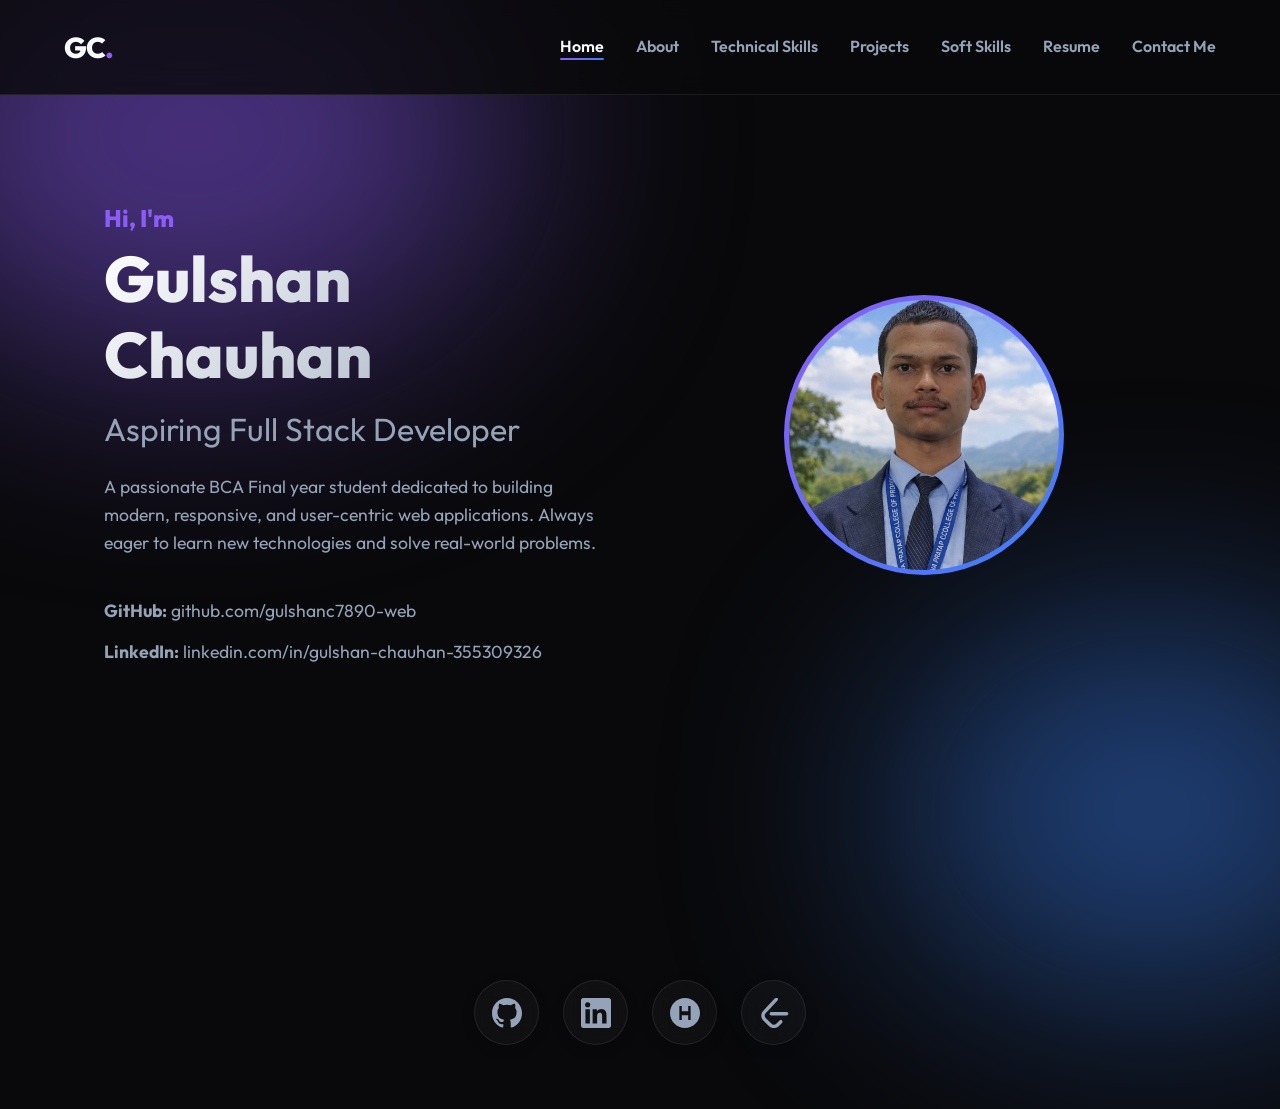
<file: index.html>
<!DOCTYPE html>
<html lang="en">
<head>
    <meta charset="UTF-8">
    <meta name="viewport" content="width=device-width, initial-scale=1.0">
    <title>Gulshan Chauhan | Aspiring Full Stack Developer</title>
    <!-- Google Fonts -->
    <link rel="preconnect" href="https://fonts.googleapis.com">
    <link rel="preconnect" href="https://fonts.gstatic.com" crossorigin>
    <link href="https://fonts.googleapis.com/css2?family=Outfit:wght@300;400;600;800&display=swap" rel="stylesheet">
    <!-- Main Stylesheet -->
    <link rel="stylesheet" href="style.css">
</head>
<body>
    <!-- Background Elements -->
    <div class="glow glow-1"></div>
    <div class="glow glow-2"></div>

    <!-- Navigation Bar -->
    <nav class="navbar" id="navbar">
        <div class="nav-brand">GC<span>.</span></div>
        <ul class="nav-links">
            <li><a href="#home" class="nav-item active" data-target="home">Home</a></li>
            <li><a href="#about" class="nav-item" data-target="about">About</a></li>
            <li><a href="#skills" class="nav-item" data-target="skills">Technical Skills</a></li>
            <li><a href="#projects" class="nav-item" data-target="projects">Projects</a></li>
            <li><a href="#soft-skills" class="nav-item" data-target="soft-skills">Soft Skills</a></li>
            <li><a href="#resume" class="nav-item" data-target="resume">Resume</a></li>
            <li><a href="#contact" class="nav-item" data-target="contact">Contact Me</a></li>
        </ul>
        <div class="hamburger">
            <span></span><span></span><span></span>
        </div>
    </nav>

    <!-- Main Content Area -->
    <main class="content-container">
        
        <!-- Home Section -->
        <section id="home" class="section active">
            <div class="hero">
                <div class="hero-content">
                    <h2 class="greeting">Hi, I'm</h2>
                    <h1 class="name">Gulshan Chauhan</h1>
                    <h3 class="title">Aspiring Full Stack Developer</h3>
                    <p class="objective">
                        A passionate BCA Final year student dedicated to building modern, responsive, and user-centric web applications. Always eager to learn new technologies and solve real-world problems.
                    </p>
                    <div class="hero-links" style="margin-top: 1.5rem; display: flex; flex-direction: column; gap: 0.8rem;">
                        <a href="https://github.com/gulshanc7890-web" target="_blank" style="color: var(--text-muted); text-decoration: none; font-size: 1.1rem; transition: color 0.3s;" onmouseover="this.style.color='var(--accent-primary)'" onmouseout="this.style.color='var(--text-muted)'">
                            <strong>GitHub:</strong> github.com/gulshanc7890-web
                        </a>
                        <a href="https://www.linkedin.com/in/gulshan-chauhan-355309326" target="_blank" style="color: var(--text-muted); text-decoration: none; font-size: 1.1rem; transition: color 0.3s;" onmouseover="this.style.color='var(--accent-primary)'" onmouseout="this.style.color='var(--text-muted)'">
                            <strong>LinkedIn:</strong> linkedin.com/in/gulshan-chauhan-355309326
                        </a>
                    </div>
                </div>
                <div class="hero-image">
                    <div class="image-wrapper">
                        <img src="profile.png" alt="Gulshan Chauhan" class="profile-image">
                    </div>
                </div>
            </div>
        </section>

        <!-- About Section -->
        <section id="about" class="section">
            <h2 class="section-title">About <span>Me</span></h2>
            <div class="about-content glass-card">
                <div class="about-text">
                    <h3>Introduction</h3>
                    <p>Hello! I am Gulshan Chauhan, a tech enthusiast with a strong foundation in web development. I focus on writing clean, elegant, and efficient code to create digital experiences that people love.</p>
                    
                    <h3>Education</h3>
                    <ul class="education-list">
                        <li>
                            <div class="degree">Bachelor of Computer Applications (BCA)</div>
                            <div class="year">Final Year</div>
                            <div class="description">Currently pursuing my degree, focusing on core computer science subjects, programming, and software engineering principles.</div>
                        </li>
                    </ul>

                    <h3>Career Goals</h3>
                    <!-- <p>My objective is to become a highly skilled Full Stack Developer. I aim to work with an innovative team where I can contribute my skills, learn from experienced professionals, and build impactful software solutions.</p> -->
                    <p>Aspiring Full Stack Developer with a strong foundation in HTML, CSS, JavaScript, React, Node.js, and MySQL, aiming to develop high-quality, scalable web applications and contribute effectively in a dynamic and growth-oriented organization.</p>
                </div>
            </div>
        </section>

        <!-- Skills Section -->
        <section id="skills" class="section">
            <h2 class="section-title">My <span> Technical Skills</span></h2>
            <div class="skills-grid">
                
                <div class="skill-category glass-card hover-lift">
                    <h3>Frontend</h3>
                    <div class="skill-tags">
                        <span class="skill-tag">HTML5</span>
                        <span class="skill-tag">CSS3</span>
                        <span class="skill-tag">JavaScript</span>
                    </div>
                    <div class="progress-bar-container">
                        <div class="progress-label"><span>Web Design</span> <span>80%</span></div>
                        <div class="progress-bg"><div class="progress-fill" style="width: 80%"></div></div>
                    </div>
                </div>

                <div class="skill-category glass-card hover-lift">
                    <h3>Backend</h3>
                    <div class="skill-tags">
                        <span class="skill-tag">Node.js (Basic)</span>
                        <span class="skill-tag">PHP (Basic)</span>
                        <span class="skill-tag">Python</span>
                    </div>
                    <div class="progress-bar-container">
                        <div class="progress-label"><span>Server Logic</span> <span>60%</span></div>
                        <div class="progress-bg"><div class="progress-fill" style="width: 60%"></div></div>
                    </div>
                </div>

                <div class="skill-category glass-card hover-lift">
                    <h3>Database</h3>
                    <div class="skill-tags">
                        <span class="skill-tag">MySQL</span>
                        <span class="skill-tag">SQLite</span>
                    </div>
                    <div class="progress-bar-container">
                        <div class="progress-label"><span>Data Management</span> <span>75%</span></div>
                        <div class="progress-bg"><div class="progress-fill" style="width: 75%"></div></div>
                    </div>
                </div>

                <div class="skill-category glass-card hover-lift">
                    <h3>Tools</h3>
                    <div class="skill-tags">
                        <span class="skill-tag">Git</span>
                        <span class="skill-tag">GitHub</span>
                        <span class="skill-tag">VS Code</span>
                    </div>
                    <div class="progress-bar-container">
                        <div class="progress-label"><span>Development Tools</span> <span>85%</span></div>
                        <div class="progress-bg"><div class="progress-fill" style="width: 85%"></div></div>
                    </div>
                </div>

                <div class="skill-category glass-card hover-lift">
                    <h3>Programming Languages</h3>
                    <div class="skill-tags">
                        <span class="skill-tag">C</span>
                        <span class="skill-tag">C++</span>
                        <!-- <span class="skill-tag">Python</span> -->
                        <span class="skill-tag">Java</span>
                    </div>
                    <div class="progress-bar-container">
                        <div class="progress-label"><span>Coding</span> <span>80%</span></div>
                        <div class="progress-bg"><div class="progress-fill" style="width: 80%"></div></div>
                    </div>
                </div>

                <div class="skill-category glass-card hover-lift">
                    <h3>Core Concepts</h3>
                    <div class="skill-tags">
                        <span class="skill-tag">Object-Oriented Programming (OOP)</span>
                        <span class="skill-tag">Database Management System (DBMS)</span>
                        <span class="skill-tag">Opreting System (OS)</span>
                        <span class="skill-tag">Data Structures (Basic)</span>
                    </div>
                    <div class="progress-bar-container">
                        <div class="progress-label"><span>Computer Science</span> <span>75%</span></div>
                        <div class="progress-bg"><div class="progress-fill" style="width: 75%"></div></div>
                    </div>
                </div>

            </div>
        </section>

        <!-- Projects Section -->
        <section id="projects" class="section">
            <h2 class="section-title">Featured <span>Projects</span></h2>
            <div class="projects-grid">
                
                <div class="project-card glass-card hover-lift">
                    <div class="project-content">
                        <h3>Online Assignment Submission Portal</h3>
                        <p>A web-based platform designed to simplify assignment submission and management, allowing students to upload assignments based on course and department while ensuring organized storage and easy access. Key features include a structured folder system, organized database storage, and a clean, user-friendly interface.</p>
                        <div class="project-tech">
                            <span>HTML</span><span>CSS</span><span>MySQL</span>
                        </div>
                        <div class="project-links">
                            <a href="https://github.com/gulshanc7890-web/online-assignment-submission-portal" target="_blank" class="btn btn-outline btn-sm">GitHub Repo</a>
                        </div>
                    </div>
                </div>

                <div class="project-card glass-card hover-lift">
                    <div class="project-content">
                        <h3>Spotify Clone</h3>
                        <p>A web-based music streaming interface inspired by Spotify, featuring a responsive and visually appealing user interface. Key features include a fully responsive design, a modern UI layout, and a clean, user-friendly experience.</p>
                        <div class="project-tech">
                            <span>HTML</span><span>CSS</span>
                        </div>
                        <div class="project-links">
                            <a href="https://github.com/gulshanc7890-web/spotify_colon" target="_blank" class="btn btn-outline btn-sm">GitHub Repo</a>
                        </div>
                    </div>
                </div>

            </div>
        </section>

        <!-- Soft Skills Section -->
        <section id="soft-skills" class="section">
            <h2 class="section-title">Soft <span>Skills</span></h2>
            <div class="skills-grid" style="display: flex; justify-content: center;">
                <div class="skill-category glass-card hover-lift" style="width: 100%; max-width: 750px; text-align: center;">
                    <div class="skill-tags" style="justify-content: center; gap: 1rem; margin-bottom: 0;">
                        <span class="skill-tag" style="font-size: 1rem; padding: 0.6rem 1.2rem;">Problem-Solving</span>
                        <span class="skill-tag" style="font-size: 1rem; padding: 0.6rem 1.2rem;">Communication</span>
                        <span class="skill-tag" style="font-size: 1rem; padding: 0.6rem 1.2rem;">Teamwork</span>
                        <span class="skill-tag" style="font-size: 1rem; padding: 0.6rem 1.2rem;">Adaptability</span>
                        <span class="skill-tag" style="font-size: 1rem; padding: 0.6rem 1.2rem;">Time Management</span>
                        <span class="skill-tag" style="font-size: 1rem; padding: 0.6rem 1.2rem;">Debugging</span>
                    </div>
                </div>
            </div>
        </section>

        <!-- Resume Section -->
        <section id="resume" class="section">
            <h2 class="section-title">My <span>Resume</span></h2>
            <div class="resume-content glass-card center-content">
                <div class="resume-icon">📄</div>
                <h3>Want to know more about my experience?</h3>
                <p>Download my resume to see a full overview of my academic background, technical skills, and projects.</p>
                <a href="resume.html" target="_blank" class="btn btn-primary">View / Download Resume</a>
            </div>
        </section>

        <!-- Contact Section -->
        <section id="contact" class="section">
            <h2 class="section-title">Get In <span>Touch</span></h2>
            <div class="contact-grid">
                
                <div class="contact-info glass-card">
                    <h3>Contact Information</h3>
                    <p>Feel free to reach out for collaborations, project inquiries, or just to say hi!</p>
                    
                    <ul class="contact-list">
                        <li>
                            <span class="icon">✉️</span>
                            <div class="details">
                                <strong>Email</strong>
                                <a href="mailto:gulshanc7890@gmail.com">gulshanc7890@gmail.com</a>
                            </div>
                        </li>
                        <li>
                            <span class="icon">💼</span>
                            <div class="details">
                                <strong>LinkedIn</strong>
                                <a href="https://www.linkedin.com/in/gulshan-chauhan-355309326" target="_blank">linkedin.com/in/gulshan-chauhan-355309326</a>
                            </div>
                        </li>
                        <li>
                            <span class="icon">💻</span>
                            <div class="details">
                                <strong>GitHub</strong>
                                <a href="https://github.com/gulshanc7890-web" target="_blank">github.com/gulshanc7890-web</a>
                            </div>
                        </li>
                    </ul>
                </div>

                <div class="contact-form glass-card">
                    <h3>Send a Message</h3>
                    <form id="contactForm" onsubmit="event.preventDefault(); alert('Message feature ready to connect to backend!');">
                        <div class="form-group">
                            <input type="text" id="name" required placeholder="Your Name">
                        </div>
                        <div class="form-group">
                            <input type="email" id="email" required placeholder="Your Email">
                        </div>
                        <div class="form-group">
                            <textarea id="message" rows="5" required placeholder="Your Message..."></textarea>
                        </div>
                        <button type="submit" class="btn btn-primary btn-block">Send Message</button>
                    </form>
                </div>

            </div>
        </section>

    </main>

    <!-- Footer Section -->
    <footer class="portfolio-footer">
        <div class="footer-content">
            <div class="social-links">
                <a href="https://github.com/gulshanc7890-web" target="_blank" class="social-icon" aria-label="GitHub">
                    <svg viewBox="0 0 24 24" width="24" height="24" fill="currentColor"><path d="M12 0C5.37 0 0 5.42 0 12.11c0 5.35 3.43 9.88 8.2 11.5.6.11.82-.26.82-.59v-2.18c-3.34.74-4.04-1.63-4.04-1.63-.55-1.41-1.34-1.79-1.34-1.79-1.09-.76.08-.74.08-.74 1.21.09 1.84 1.26 1.84 1.26 1.07 1.87 2.82 1.33 3.51 1.02.11-.79.42-1.33.76-1.64-2.67-.31-5.48-1.36-5.48-6.1 0-1.35.47-2.45 1.24-3.32-.12-.31-.54-1.57.12-3.27 0 0 1.01-.33 3.3 1.25a11.14 11.14 0 0 1 3-.41c1.02 0 2.05.14 3 .41 2.29-1.58 3.3-1.25 3.3-1.25.66 1.7.24 2.96.12 3.27.77.87 1.24 1.97 1.24 3.32 0 4.75-2.82 5.79-5.5 6.09.43.38.82 1.13.82 2.28v3.39c0 .33.22.71.83.58C20.57 21.99 24 17.46 24 12.11 24 5.42 18.63 0 12 0z"/></svg>
                </a>
                <a href="https://www.linkedin.com/in/gulshan-chauhan-355309326" target="_blank" class="social-icon" aria-label="LinkedIn">
                    <svg viewBox="0 0 24 24" width="24" height="24" fill="currentColor"><path d="M22.23 0H1.77C.8 0 0 .77 0 1.72v20.56C0 23.23.8 24 1.77 24h20.46c.98 0 1.77-.77 1.77-1.72V1.72C24 .77 23.2 0 22.23 0zM7.12 20.45H3.56V9h3.56v11.45zM5.34 7.43a2.06 2.06 0 1 1 0-4.13 2.06 2.06 0 0 1 0 4.13zm15.11 13.02h-3.56v-5.6c0-1.34-.03-3.06-1.87-3.06-1.87 0-2.15 1.46-2.15 2.96v5.7h-3.56V9h3.42v1.56h.05c.48-.9 1.63-1.85 3.37-1.85 3.6 0 4.27 2.37 4.27 5.45v6.29z"/></svg>
                </a>
                <a href="https://www.hackerrank.com/profile/gulshanc7890" target="_blank" class="social-icon" aria-label="HackerRank">
                    <svg viewBox="0 0 24 24" width="24" height="24" fill="currentColor"><path d="M11.989 0C5.357 0 0 5.396 0 12.001c0 6.634 5.357 11.999 11.989 11.999 6.645 0 12.011-5.365 12.011-11.999C24 5.396 18.634 0 11.989 0zm4.512 17.587h-1.933v-3.879H9.423v3.879H7.49V6.452h1.933v4.067h5.145V6.452h1.933v11.135z"/></svg>
                </a>
                <a href="https://leetcode.com/u/gulshanc7890/" target="_blank" class="social-icon" aria-label="LeetCode">
                    <svg viewBox="0 0 24 24" width="24" height="24" fill="currentColor"><path d="M13.483 0a1.374 1.374 0 0 0-.961.438L7.116 6.226l-3.854 4.126a5.266 5.266 0 0 0-1.209 2.104 5.35 5.35 0 0 0-.125.513 5.527 5.527 0 0 0 .062 2.362 5.83 5.83 0 0 0 .349 1.017 5.938 5.938 0 0 0 1.271 1.818l4.277 4.193.039.038c2.248 2.165 5.852 2.133 8.063-.074l2.396-2.392c.54-.54.54-1.414.003-1.955a1.378 1.378 0 0 0-1.951-.003l-2.396 2.392a3.021 3.021 0 0 1-4.205.038l-.02-.019-4.276-4.193c-.652-.64-.972-1.469-.948-2.263a2.68 2.68 0 0 1 .066-.523 2.545 2.545 0 0 1 .619-1.164L9.13 8.114l5.7-6.096c.537-.534.542-1.402.01-1.944a1.38 1.38 0 0 0-.97-.43z"/><path d="M22.062 13.923H9.866c-.767 0-1.388-.621-1.388-1.388 0-.767.621-1.388 1.388-1.388h12.196c.767 0 1.388.621 1.388 1.388 0 .767-.621 1.388-1.388 1.388z"/></svg>
                </a>
            </div>
        </div>
    </footer>

    <!-- Main Script -->
    <script src="script.js"></script>
</body>
</html>
</file>
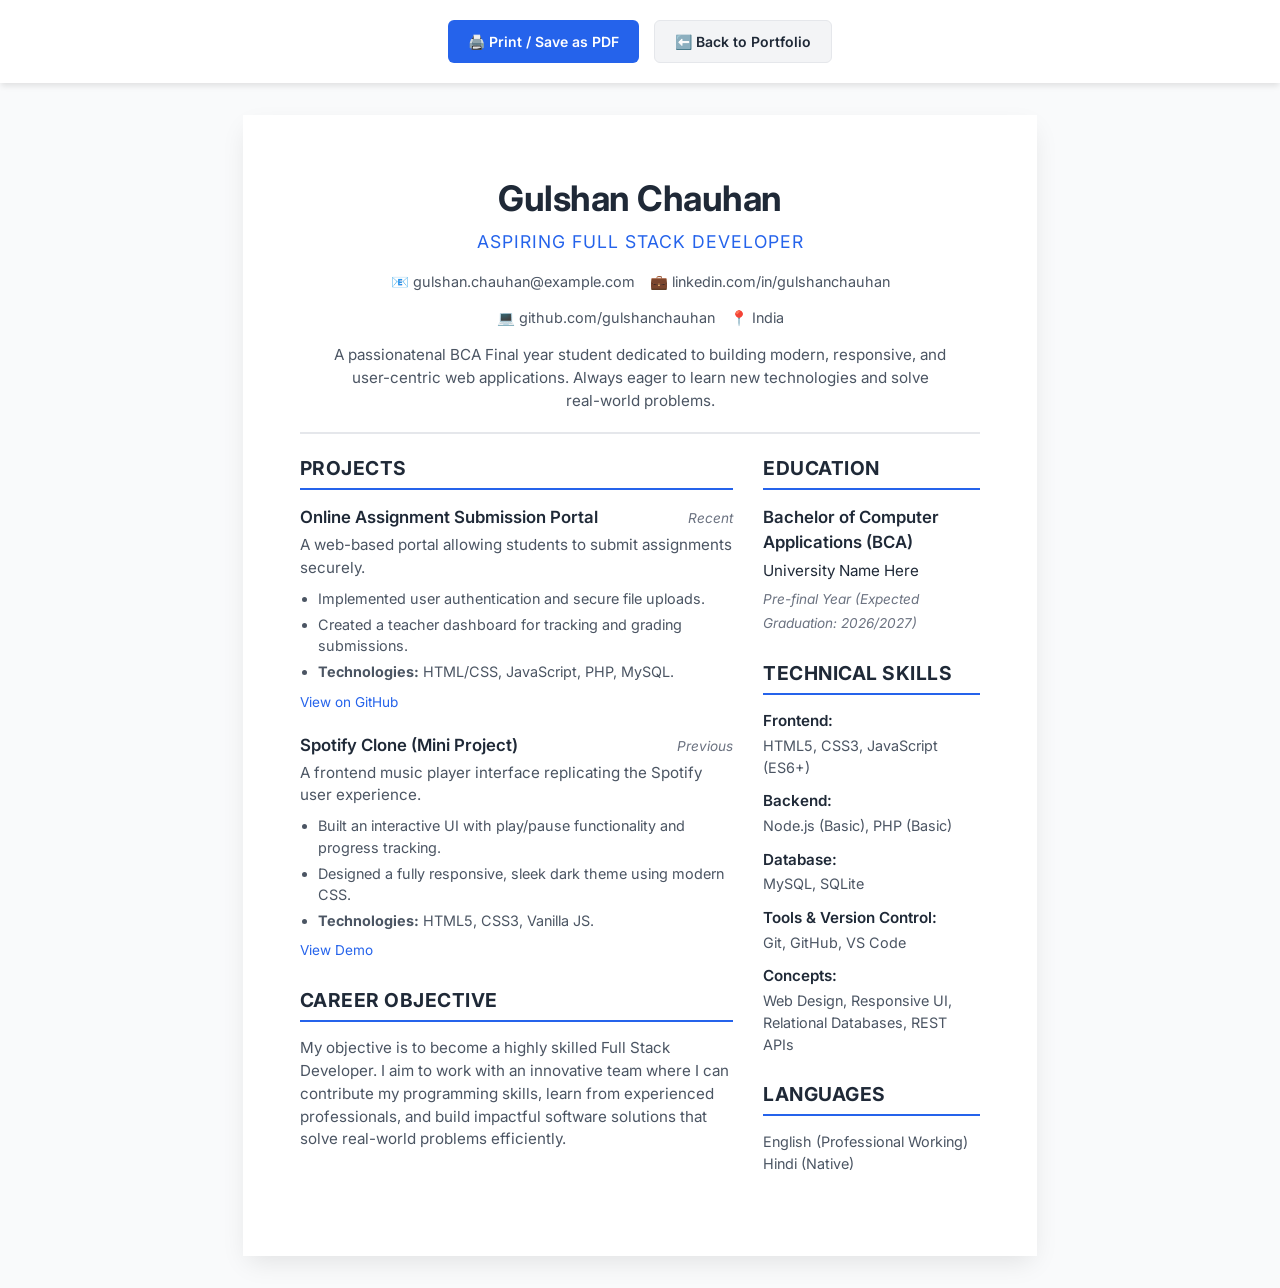
<file: resume.html>
<!DOCTYPE html>
<html lang="en">
<head>
    <meta charset="UTF-8">
    <meta name="viewport" content="width=device-width, initial-scale=1.0">
    <title>Resume - Gulshan Chauhan</title>
    <!-- Google Fonts -->
    <link rel="preconnect" href="https://fonts.googleapis.com">
    <link rel="preconnect" href="https://fonts.gstatic.com" crossorigin>
    <link href="https://fonts.googleapis.com/css2?family=Inter:wght@300;400;600;700&display=swap" rel="stylesheet">
    <!-- Resume Stylesheet -->
    <link rel="stylesheet" href="resume.css">
</head>
<body>
    <div class="controls hide-on-print">
        <button class="btn btn-print" onclick="window.print()">🖨️ Print / Save as PDF</button>
        <a href="index.html" class="btn btn-back">⬅️ Back to Portfolio</a>
    </div>

    <!-- A4 Page Container -->
    <div class="resume-page">
        <!-- Header Section -->
        <header class="resume-header">
            <h1 class="name">Gulshan Chauhan</h1>
            <h2 class="title">Aspiring Full Stack Developer</h2>
            <div class="contact-info">
                <span>📧 gulshan.chauhan@example.com</span>
                <span>💼 linkedin.com/in/gulshanchauhan</span>
                <span>💻 github.com/gulshanchauhan</span>
                <span>📍 India</span>
            </div>
            <p class="summary">
                A passionatenal BCA Final year student dedicated to building modern, responsive, and user-centric web applications. Always eager to learn new technologies and solve real-world problems.
            </p>
        </header>

        <hr class="divider">

        <!-- Main Content -->
        <main class="resume-content">
            <!-- Left Column: Experience and Projects -->
            <div class="left-col">
                <section class="resume-section">
                    <h3 class="section-title">Projects</h3>
                    
                    <div class="item">
                        <div class="item-header">
                            <h4 class="item-title">Online Assignment Submission Portal</h4>
                            <span class="item-date">Recent</span>
                        </div>
                        <p class="item-desc">A web-based portal allowing students to submit assignments securely.</p>
                        <ul class="item-bullets">
                            <li>Implemented user authentication and secure file uploads.</li>
                            <li>Created a teacher dashboard for tracking and grading submissions.</li>
                            <li><strong>Technologies:</strong> HTML/CSS, JavaScript, PHP, MySQL.</li>
                        </ul>
                        <a href="#" class="item-link">View on GitHub</a>
                    </div>
                    
                    <div class="item">
                        <div class="item-header">
                            <h4 class="item-title">Spotify Clone (Mini Project)</h4>
                            <span class="item-date">Previous</span>
                        </div>
                        <p class="item-desc">A frontend music player interface replicating the Spotify user experience.</p>
                        <ul class="item-bullets">
                            <li>Built an interactive UI with play/pause functionality and progress tracking.</li>
                            <li>Designed a fully responsive, sleek dark theme using modern CSS.</li>
                            <li><strong>Technologies:</strong> HTML5, CSS3, Vanilla JS.</li>
                        </ul>
                        <a href="#" class="item-link">View Demo</a>
                    </div>
                </section>
                
                <section class="resume-section">
                    <h3 class="section-title">Career Objective</h3>
                    <p class="objective-text">
                        My objective is to become a highly skilled Full Stack Developer. I aim to work with an innovative team where I can contribute my programming skills, learn from experienced professionals, and build impactful software solutions that solve real-world problems efficiently.
                    </p>
                </section>
            </div>

            <!-- Right Column: Skills and Education -->
            <div class="right-col">
                <section class="resume-section">
                    <h3 class="section-title">Education</h3>
                    <div class="item">
                        <div class="item-header">
                            <h4 class="item-title">Bachelor of Computer Applications (BCA)</h4>
                        </div>
                        <div class="university">University Name Here</div>
                        <span class="item-date">Pre-final Year (Expected Graduation: 2026/2027)</span>
                    </div>
                </section>

                <section class="resume-section">
                    <h3 class="section-title">Technical Skills</h3>
                    <div class="skill-group">
                        <h5>Frontend:</h5>
                        <p>HTML5, CSS3, JavaScript (ES6+)</p>
                    </div>
                    <div class="skill-group">
                        <h5>Backend:</h5>
                        <p>Node.js (Basic), PHP (Basic)</p>
                    </div>
                    <div class="skill-group">
                        <h5>Database:</h5>
                        <p>MySQL, SQLite</p>
                    </div>
                    <div class="skill-group">
                        <h5>Tools & Version Control:</h5>
                        <p>Git, GitHub, VS Code</p>
                    </div>
                    <div class="skill-group">
                        <h5>Concepts:</h5>
                        <p>Web Design, Responsive UI, Relational Databases, REST APIs</p>
                    </div>
                </section>

                <section class="resume-section">
                    <h3 class="section-title">Languages</h3>
                    <div class="skill-group">
                        <p>English (Professional Working)</p>
                        <p>Hindi (Native)</p>
                    </div>
                </section>
            </div>
        </main>
    </div>
</body>
</html>
</file>
<file: style.css>
/* 
   Gulshan Chauhan Portfolio 
   Theme: Modern Dark with Vibrant Purple/Blue Accents
*/

:root {
    --bg-dark: #09090b;
    --bg-darker: #000000;
    --text-main: #f8fafc;
    --text-muted: #94a3b8;
    --accent-primary: #8b5cf6; /* Vibrant Purple */
    --accent-secondary: #3b82f6; /* Bright Blue */
    --glass-bg: rgba(255, 255, 255, 0.03);
    --glass-border: rgba(255, 255, 255, 0.08);
    --transition: all 0.3s cubic-bezier(0.4, 0, 0.2, 1);
}

* {
    margin: 0;
    padding: 0;
    box-sizing: border-box;
}

body {
    font-family: 'Outfit', sans-serif;
    background-color: var(--bg-dark);
    color: var(--text-main);
    line-height: 1.6;
    overflow-x: hidden;
    min-height: 100vh;
}

/* Background Glow Effects */
.glow {
    position: fixed;
    border-radius: 50%;
    filter: blur(120px);
    z-index: -1;
    opacity: 0.5;
}

.glow-1 {
    top: -10%;
    left: -10%;
    width: 50vw;
    height: 50vh;
    background: var(--accent-primary);
}

.glow-2 {
    bottom: -10%;
    right: -10%;
    width: 40vw;
    height: 40vh;
    background: var(--accent-secondary);
}

/* Typography */
h1, h2, h3 {
    font-weight: 800;
    line-height: 1.2;
}

.section-title {
    font-size: 2.5rem;
    margin-bottom: 2rem;
    text-align: center;
}

.section-title span {
    background: linear-gradient(to right, var(--accent-primary), var(--accent-secondary));
    -webkit-background-clip: text;
    background-clip: text;
    -webkit-text-fill-color: transparent;
}

/* Base Glassmorphism Class */
.glass-card {
    background: var(--glass-bg);
    backdrop-filter: blur(16px);
    -webkit-backdrop-filter: blur(16px);
    border: 1px solid var(--glass-border);
    border-radius: 20px;
    padding: 2rem;
    box-shadow: 0 4px 30px rgba(0, 0, 0, 0.1);
}

.hover-lift {
    transition: var(--transition);
}

.hover-lift:hover {
    transform: translateY(-8px);
    border-color: rgba(255, 255, 255, 0.15);
    box-shadow: 0 10px 40px rgba(139, 92, 246, 0.15);
}

/* Navigation Bar */
.navbar {
    position: fixed;
    top: 0;
    left: 0;
    width: 100%;
    padding: 1.5rem 5%;
    display: flex;
    justify-content: space-between;
    align-items: center;
    z-index: 1000;
    background: rgba(9, 9, 11, 0.8);
    backdrop-filter: blur(12px);
    border-bottom: 1px solid var(--glass-border);
    transition: var(--transition);
}

.nav-brand {
    font-size: 1.8rem;
    font-weight: 800;
    letter-spacing: -1px;
}

.nav-brand span {
    color: var(--accent-primary);
}

.nav-links {
    list-style: none;
    display: flex;
    gap: 2rem;
}

.nav-item {
    text-decoration: none;
    color: var(--text-muted);
    font-weight: 600;
    font-size: 1rem;
    position: relative;
    padding-bottom: 0.25rem;
    cursor: pointer;
    transition: var(--transition);
}

.nav-item:hover, .nav-item.active {
    color: var(--text-main);
}

.nav-item::after {
    content: '';
    position: absolute;
    bottom: 0;
    left: 50%;
    transform: translateX(-50%);
    width: 0;
    height: 2px;
    background: linear-gradient(to right, var(--accent-primary), var(--accent-secondary));
    transition: var(--transition);
    border-radius: 2px;
}

.nav-item.active::after {
    width: 100%;
}

.hamburger {
    display: none;
    flex-direction: column;
    gap: 5px;
    cursor: pointer;
}

.hamburger span {
    width: 25px;
    height: 3px;
    background: var(--text-main);
    border-radius: 3px;
    transition: var(--transition);
}

/* Main Container and Logic */
.content-container {
    padding: 120px 5% 50px;
    max-width: 1200px;
    margin: 0 auto;
    min-height: 100vh;
}

.section {
    display: none;
    opacity: 0;
    transform: translateY(20px);
}

.section.active {
    display: block;
    animation: fadeInSlideUp 0.6s cubic-bezier(0.4, 0, 0.2, 1) forwards;
}

@keyframes fadeInSlideUp {
    0% {
        opacity: 0;
        transform: translateY(30px);
    }
    100% {
        opacity: 1;
        transform: translateY(0);
    }
}

/* Buttons */
.btn {
    padding: 0.8rem 1.8rem;
    border-radius: 50px;
    font-family: inherit;
    font-weight: 600;
    font-size: 1rem;
    cursor: pointer;
    transition: var(--transition);
    border: none;
    display: inline-block;
    text-decoration: none;
}

.btn-sm {
    padding: 0.6rem 1.2rem;
    font-size: 0.9rem;
}

.btn-block {
    width: 100%;
}

.btn-primary {
    background: linear-gradient(135deg, var(--accent-primary), var(--accent-secondary));
    color: white;
    box-shadow: 0 4px 15px rgba(139, 92, 246, 0.4);
}

.btn-primary:hover {
    transform: translateY(-2px);
    box-shadow: 0 6px 20px rgba(139, 92, 246, 0.6);
}

.btn-outline {
    background: transparent;
    border: 1px solid var(--text-main);
    color: var(--text-main);
}

.btn-outline:hover {
    background: var(--text-main);
    color: var(--bg-dark);
}

/* Home Section */
.hero {
    display: flex;
    align-items: center;
    justify-content: space-between;
    gap: 4rem;
    min-height: 70vh;
}

.hero-content {
    flex: 1;
}

.greeting {
    color: var(--accent-primary);
    font-size: 1.5rem;
    margin-bottom: 0.5rem;
}

.name {
    font-size: 4rem;
    margin-bottom: 1rem;
    background: linear-gradient(135deg, #fff, var(--text-muted));
    -webkit-background-clip: text;
    background-clip: text;
    -webkit-text-fill-color: transparent;
}

.title {
    font-size: 2rem;
    color: var(--text-muted);
    font-weight: 400;
    margin-bottom: 1.5rem;
}

.objective {
    color: var(--text-muted);
    font-size: 1.1rem;
    max-width: 600px;
    margin-bottom: 2.5rem;
}

.hero-buttons {
    display: flex;
    gap: 1rem;
}

.hero-socials {
    margin-top: 1.5rem;
    display: flex;
    gap: 1rem;
}

.hero-socials .social-icon {
    width: 45px;
    height: 45px;
}

.hero-image {
    flex: 1;
    display: flex;
    justify-content: center;
}

.image-wrapper {
    position: relative;
    width: 280px;
    height: 280px;
    border-radius: 50%;
    padding: 5px;
    background: linear-gradient(135deg, var(--accent-primary), var(--accent-secondary));
    animation: float 6s ease-in-out infinite;
}

@keyframes float {
    0% { transform: translateY(0px); }
    50% { transform: translateY(-20px); }
    100% { transform: translateY(0px); }
}

.profile-image {
    display: block;
    width: 100%;
    height: 100%;
    border-radius: 50%;
    object-fit: cover;
    object-position: center top; /* Keeps face visible for portraits */
}

/* About Section */
.about-text h3 {
    margin: 1.5rem 0 0.5rem;
    color: var(--accent-primary);
}

.about-text h3:first-child {
    margin-top: 0;
}

.about-text p {
    color: var(--text-muted);
    margin-bottom: 1rem;
}

.education-list {
    list-style: none;
}

.education-list li {
    padding-left: 1.5rem;
    border-left: 2px solid var(--accent-primary);
    position: relative;
    margin-bottom: 1rem;
}

.education-list li::before {
    content: '';
    position: absolute;
    left: -6px;
    top: 5px;
    width: 10px;
    height: 10px;
    border-radius: 50%;
    background: var(--accent-secondary);
}

.degree {
    font-weight: 600;
    font-size: 1.1rem;
}

.year {
    font-size: 0.9rem;
    color: var(--accent-primary);
    margin-bottom: 0.5rem;
}

/* Skills Section */
.skills-grid {
    display: grid;
    grid-template-columns: repeat(auto-fit, minmax(280px, 1fr));
    gap: 2rem;
}

.skill-category h3 {
    margin-bottom: 1.2rem;
    display: flex;
    align-items: center;
    gap: 0.5rem;
}

.skill-tags {
    display: flex;
    flex-wrap: wrap;
    gap: 0.5rem;
    margin-bottom: 1.5rem;
}

.skill-tag {
    background: rgba(139, 92, 246, 0.1);
    border: 1px solid rgba(139, 92, 246, 0.3);
    padding: 0.4rem 0.8rem;
    border-radius: 8px;
    font-size: 0.85rem;
    color: var(--accent-secondary);
    font-weight: 600;
}

.progress-bar-container {
    margin-bottom: 1rem;
}

.progress-label {
    display: flex;
    justify-content: space-between;
    font-size: 0.9rem;
    margin-bottom: 0.4rem;
    color: var(--text-muted);
}

.progress-bg {
    width: 100%;
    height: 8px;
    background: var(--bg-darker);
    border-radius: 4px;
    overflow: hidden;
}

.progress-fill {
    height: 100%;
    background: linear-gradient(to right, var(--accent-primary), var(--accent-secondary));
    border-radius: 4px;
}

/* Projects Section */
.projects-grid {
    display: grid;
    grid-template-columns: repeat(auto-fit, minmax(350px, 1fr));
    gap: 2rem;
}

.project-card {
    padding: 0;
    overflow: hidden;
}

.project-content {
    padding: 2rem;
}

.project-content h3 {
    margin-bottom: 1rem;
    font-size: 1.4rem;
}

.project-content p {
    color: var(--text-muted);
    font-size: 0.95rem;
    margin-bottom: 1.5rem;
}

.project-tech {
    display: flex;
    flex-wrap: wrap;
    gap: 0.5rem;
    margin-bottom: 1.5rem;
}

.project-tech span {
    font-size: 0.8rem;
    color: var(--accent-primary);
}

/* Resume Section */
.center-content {
    text-align: center;
    max-width: 600px;
    margin: 0 auto;
}

.resume-icon {
    font-size: 4rem;
    margin-bottom: 1rem;
}

.resume-content h3 {
    margin-bottom: 1rem;
}

.resume-content p {
    color: var(--text-muted);
    margin-bottom: 2rem;
}

/* Contact Section */
.contact-grid {
    display: grid;
    grid-template-columns: 1fr 1fr;
    gap: 2rem;
}

.contact-list {
    list-style: none;
    margin-top: 2rem;
}

.contact-list li {
    display: flex;
    align-items: center;
    gap: 1.5rem;
    margin-bottom: 1.5rem;
}

.contact-list .icon {
    font-size: 1.5rem;
    width: 50px;
    height: 50px;
    background: rgba(139, 92, 246, 0.1);
    display: flex;
    align-items: center;
    justify-content: center;
    border-radius: 50%;
    border: 1px solid rgba(139, 92, 246, 0.2);
}

.contact-list strong {
    display: block;
    margin-bottom: 0.2rem;
}

.contact-list a {
    color: var(--text-muted);
    text-decoration: none;
    transition: var(--transition);
}

.contact-list a:hover {
    color: var(--accent-primary);
}

.form-group {
    margin-bottom: 1.5rem;
}

.form-group input,
.form-group textarea {
    width: 100%;
    padding: 1rem;
    background: rgba(0, 0, 0, 0.3);
    border: 1px solid var(--glass-border);
    border-radius: 12px;
    color: var(--text-main);
    font-family: inherit;
    transition: var(--transition);
}

.form-group input:focus,
.form-group textarea:focus {
    outline: none;
    border-color: var(--accent-primary);
    box-shadow: 0 0 0 2px rgba(139, 92, 246, 0.2);
}

/* Responsive Design */
@media (max-width: 900px) {
    .hero {
        flex-direction: column-reverse;
        text-align: center;
        gap: 2rem;
    }

    .hero-buttons {
        justify-content: center;
    }

    .hero-socials {
        justify-content: center;
    }

    .name {
        font-size: 3rem;
    }

    .image-wrapper {
        width: 200px;
        height: 200px;
    }

    .contact-grid {
        grid-template-columns: 1fr;
    }
}

@media (max-width: 768px) {
    .hamburger {
        display: flex;
    }

    .nav-links {
        position: absolute;
        top: 100%;
        left: 0;
        width: 100%;
        background: rgba(9, 9, 11, 0.95);
        backdrop-filter: blur(12px);
        flex-direction: column;
        gap: 0;
        border-bottom: 1px solid var(--glass-border);
        clip-path: polygon(0 0, 100% 0, 100% 0, 0 0);
        transition: var(--transition);
    }

    .nav-links.active {
        clip-path: polygon(0 0, 100% 0, 100% 100%, 0 100%);
    }

    .nav-links li {
        width: 100%;
        text-align: center;
    }

    .nav-item {
        display: block;
        padding: 1.5rem;
    }

    .nav-item::after {
        display: none;
    }
}

/* Footer Section */
.portfolio-footer {
    padding: 3rem 0;
    margin-top: 2rem;
    padding-bottom: 4rem;
    position: relative;
    z-index: 10;
    display: flex;
    justify-content: center;
    align-items: center;
    background: transparent;
}

.portfolio-footer .footer-content {
    display: flex;
    justify-content: center;
    align-items: center;
}

.social-links {
    display: flex;
    gap: 1.5rem;
    flex-wrap: wrap;
    justify-content: center;
}

.social-icon {
    display: flex;
    align-items: center;
    justify-content: center;
    width: 65px;
    height: 65px;
    border-radius: 50%;
    color: var(--text-muted);
    background: var(--glass-bg);
    border: 1px solid var(--glass-border);
    backdrop-filter: blur(12px);
    transition: all 0.4s cubic-bezier(0.4, 0, 0.2, 1);
    box-shadow: 0 4px 15px rgba(0, 0, 0, 0.1);
    text-decoration: none;
}

.social-icon svg {
    width: 30px;
    height: 30px;
    transition: transform 0.4s ease;
}

.social-icon:hover {
    transform: translateY(-8px) scale(1.05);
    background: linear-gradient(135deg, rgba(139, 92, 246, 0.15), rgba(59, 130, 246, 0.15));
    border-color: rgba(255, 255, 255, 0.3);
    box-shadow: 0 15px 30px rgba(139, 92, 246, 0.3), 0 0 20px rgba(59, 130, 246, 0.2) inset;
    color: var(--text-main);
}

.social-icon:hover svg {
    transform: scale(1.1);
}

@media (max-width: 768px) {
    .social-icon {
        width: 55px;
        height: 55px;
    }
    .social-icon svg {
        width: 24px;
        height: 24px;
    }
    .social-links {
        gap: 1.2rem;
    }
}
</file>
<file: resume.css>
/* 
   Resume Print-Friendly Stylesheet
   Typography: Inter (Clean, modern, highly legible)
*/

:root {
    --text-main: #1f2937;
    --text-muted: #4b5563;
    --text-light: #6b7280;
    --accent: #2563eb; /* Professional Blue */
    --border: #e5e7eb;
    --bg-page: #f9fafb;
    --bg-white: #ffffff;
}

* {
    margin: 0;
    padding: 0;
    box-sizing: border-box;
    font-family: 'Inter', sans-serif;
}

body {
    background-color: var(--bg-page);
    color: var(--text-main);
    line-height: 1.5;
    -webkit-font-smoothing: antialiased;
}

/* Print Controls */
.controls {
    padding: 20px;
    background: white;
    box-shadow: 0 4px 6px -1px rgba(0, 0, 0, 0.1);
    display: flex;
    justify-content: center;
    gap: 15px;
    margin-bottom: 2rem;
}

.btn {
    padding: 10px 20px;
    border: none;
    border-radius: 6px;
    font-weight: 600;
    cursor: pointer;
    text-decoration: none;
    font-size: 14px;
    transition: background 0.2s;
}

.btn-print {
    background-color: var(--accent);
    color: white;
}

.btn-print:hover {
    background-color: #1d4ed8;
}

.btn-back {
    background-color: #f3f4f6;
    color: var(--text-main);
    border: 1px solid var(--border);
}

.btn-back:hover {
    background-color: #e5e7eb;
}

/* Page Setup */
.resume-page {
    width: 210mm;
    min-height: 297mm;
    margin: 0 auto;
    background: var(--bg-white);
    padding: 15mm 15mm;
    box-shadow: 0 10px 25px -5px rgba(0, 0, 0, 0.1);
    margin-bottom: 2rem;
}

/* Header */
.resume-header {
    text-align: center;
    margin-bottom: 15px;
}

.name {
    font-size: 2.2rem;
    font-weight: 700;
    color: var(--text-main);
    letter-spacing: -0.5px;
    margin-bottom: 5px;
}

.title {
    font-size: 1.1rem;
    font-weight: 400;
    color: var(--accent);
    margin-bottom: 15px;
    text-transform: uppercase;
    letter-spacing: 1px;
}

.contact-info {
    display: flex;
    flex-wrap: wrap;
    justify-content: center;
    gap: 15px;
    font-size: 0.9rem;
    color: var(--text-muted);
    margin-bottom: 15px;
}

.summary {
    font-size: 0.95rem;
    color: var(--text-muted);
    max-width: 90%;
    margin: 0 auto;
}

.divider {
    border: none;
    border-top: 2px solid var(--border);
    margin: 20px 0;
}

/* Layout */
.resume-content {
    display: flex;
    gap: 30px;
}

.left-col {
    flex: 2;
}

.right-col {
    flex: 1;
}

/* Sections */
.resume-section {
    margin-bottom: 25px;
}

.section-title {
    font-size: 1.2rem;
    font-weight: 700;
    color: var(--text-main);
    border-bottom: 2px solid var(--accent);
    padding-bottom: 5px;
    margin-bottom: 15px;
    text-transform: uppercase;
    letter-spacing: 0.5px;
}

/* Items */
.item {
    margin-bottom: 20px;
}

.item:last-child {
    margin-bottom: 0;
}

.item-header {
    display: flex;
    justify-content: space-between;
    align-items: baseline;
    margin-bottom: 4px;
}

.item-title {
    font-size: 1.05rem;
    font-weight: 600;
    color: var(--text-main);
}

.item-date {
    font-size: 0.85rem;
    color: var(--text-light);
    font-style: italic;
}

.university {
    font-size: 0.95rem;
    color: var(--text-main);
    margin-bottom: 4px;
}

.item-desc {
    font-size: 0.95rem;
    color: var(--text-muted);
    margin-bottom: 8px;
}

.item-bullets {
    padding-left: 18px;
    font-size: 0.9rem;
    color: var(--text-muted);
}

.item-bullets li {
    margin-bottom: 4px;
}

.item-link {
    display: inline-block;
    font-size: 0.85rem;
    color: var(--accent);
    text-decoration: none;
    margin-top: 5px;
}

.objective-text {
    font-size: 0.95rem;
    color: var(--text-muted);
}

/* Skills */
.skill-group {
    margin-bottom: 12px;
}

.skill-group h5 {
    font-size: 0.95rem;
    font-weight: 600;
    color: var(--text-main);
    margin-bottom: 2px;
}

.skill-group p {
    font-size: 0.9rem;
    color: var(--text-muted);
}

/* Print Styles */
@media print {
    body {
        background-color: var(--bg-white);
    }
    
    .hide-on-print {
        display: none !important;
    }
    
    .resume-page {
        margin: 0;
        box-shadow: none;
        padding: 0;
        width: 100%;
        min-height: auto;
    }

    a {
        text-decoration: none;
        color: var(--text-main) !important; /* Avoid blue links when printing */
    }

    .item-link {
        display: none; /* Usually hide raw links in paper print, but depends on preference */
    }
}

/* Responsive */
@media (max-width: 768px) {
    .resume-content {
        flex-direction: column;
    }
    
    .resume-page {
        width: 100%;
        padding: 20px;
    }
}
</file>
